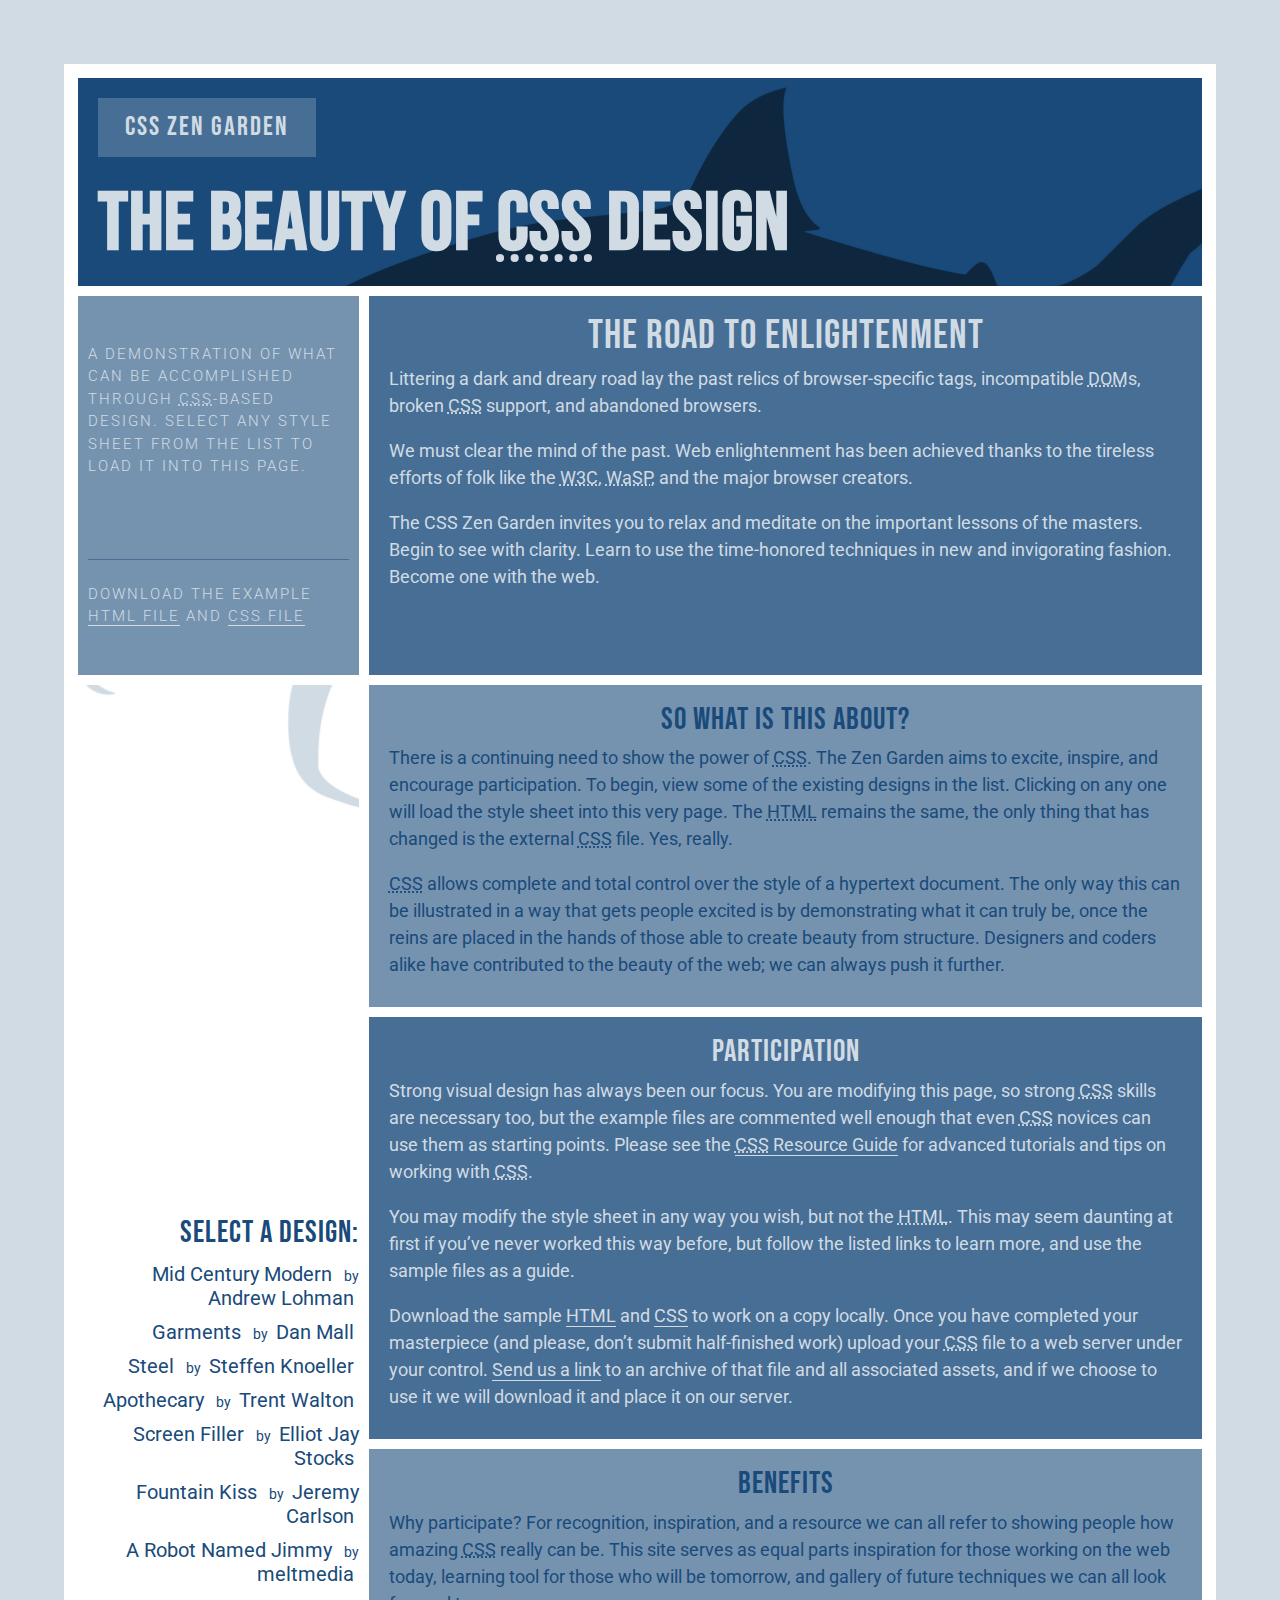
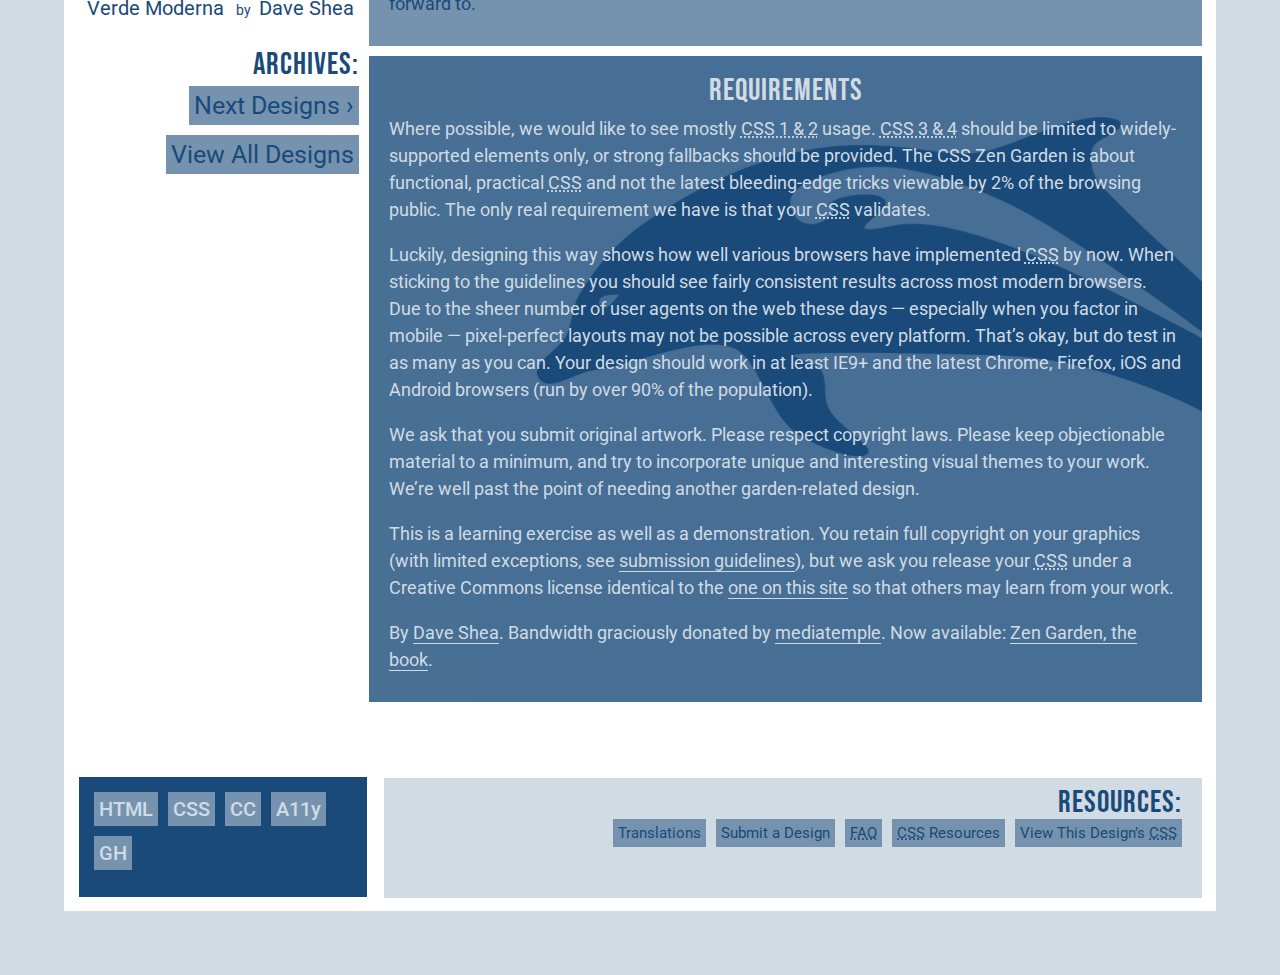
<file: index.html>
<!DOCTYPE html>
<html lang="en">
  <head>
    <meta charset="UTF-8" />
    <meta name="viewport" content="width=device-width, initial-scale=1.0" />
    <title>Zen style guide</title>
    <link rel="stylesheet" href="styles/style.css" />
  </head>
  <body>
    <div class="page-wrapper">
      <section class="intro" id="zen-intro">
        <header role="banner">
          <h1>CSS Zen Garden</h1>
          <h2>
            The Beauty of <abbr title="Cascading Style Sheets">CSS</abbr> Design
          </h2>
        </header>

        <div class="summary" id="zen-summary" role="article">
          <p>
            A demonstration of what can be accomplished through
            <abbr title="Cascading Style Sheets">CSS</abbr>-based design. Select
            any style sheet from the list to load it into this page.
          </p>
          <p>
            Download the example
            <a
              href="/examples/index"
              title="This page's source HTML code, not to be modified."
              >html file</a
            >
            and
            <a
              href="/examples/style.css"
              title="This page's sample CSS, the file you may modify."
              >css file</a
            >
          </p>
        </div>

        <div class="preamble" id="zen-preamble" role="article">
          <h3>The Road to Enlightenment</h3>
          <p>
            Littering a dark and dreary road lay the past relics of
            browser-specific tags, incompatible
            <abbr title="Document Object Model">DOM</abbr>s, broken
            <abbr title="Cascading Style Sheets">CSS</abbr> support, and
            abandoned browsers.
          </p>
          <p>
            We must clear the mind of the past. Web enlightenment has been
            achieved thanks to the tireless efforts of folk like the
            <abbr title="World Wide Web Consortium">W3C</abbr>,
            <abbr title="Web Standards Project">WaSP</abbr>, and the major
            browser creators.
          </p>
          <p>
            The CSS Zen Garden invites you to relax and meditate on the
            important lessons of the masters. Begin to see with clarity. Learn
            to use the time-honored techniques in new and invigorating fashion.
            Become one with the web.
          </p>
        </div>
      </section>

      <div class="main supporting" id="zen-supporting" role="main">
        <div class="explanation" id="zen-explanation" role="article">
          <h3>So What is This About?</h3>
          <p>
            There is a continuing need to show the power of
            <abbr title="Cascading Style Sheets">CSS</abbr>. The Zen Garden aims
            to excite, inspire, and encourage participation. To begin, view some
            of the existing designs in the list. Clicking on any one will load
            the style sheet into this very page. The
            <abbr title="HyperText Markup Language">HTML</abbr> remains the
            same, the only thing that has changed is the external
            <abbr title="Cascading Style Sheets">CSS</abbr> file. Yes, really.
          </p>
          <p>
            <abbr title="Cascading Style Sheets">CSS</abbr> allows complete and
            total control over the style of a hypertext document. The only way
            this can be illustrated in a way that gets people excited is by
            demonstrating what it can truly be, once the reins are placed in the
            hands of those able to create beauty from structure. Designers and
            coders alike have contributed to the beauty of the web; we can
            always push it further.
          </p>
        </div>

        <div class="participation" id="zen-participation" role="article">
          <h3>Participation</h3>
          <p>
            Strong visual design has always been our focus. You are modifying
            this page, so strong
            <abbr title="Cascading Style Sheets">CSS</abbr> skills are necessary
            too, but the example files are commented well enough that even
            <abbr title="Cascading Style Sheets">CSS</abbr> novices can use them
            as starting points. Please see the
            <a
              href="http://www.mezzoblue.com/zengarden/resources/"
              title="A listing of CSS-related resources"
              ><abbr title="Cascading Style Sheets">CSS</abbr> Resource Guide</a
            >
            for advanced tutorials and tips on working with
            <abbr title="Cascading Style Sheets">CSS</abbr>.
          </p>
          <p>
            You may modify the style sheet in any way you wish, but not the
            <abbr title="HyperText Markup Language">HTML</abbr>. This may seem
            daunting at first if you&#8217;ve never worked this way before, but
            follow the listed links to learn more, and use the sample files as a
            guide.
          </p>
          <p>
            Download the sample
            <a
              href="/examples/index"
              title="This page's source HTML code, not to be modified."
              >HTML</a
            >
            and
            <a
              href="/examples/style.css"
              title="This page's sample CSS, the file you may modify."
              >CSS</a
            >
            to work on a copy locally. Once you have completed your masterpiece
            (and please, don&#8217;t submit half-finished work) upload your
            <abbr title="Cascading Style Sheets">CSS</abbr> file to a web server
            under your control.
            <a
              href="http://www.mezzoblue.com/zengarden/submit/"
              title="Use the contact form to send us your CSS file"
              >Send us a link</a
            >
            to an archive of that file and all associated assets, and if we
            choose to use it we will download it and place it on our server.
          </p>
        </div>

        <div class="benefits" id="zen-benefits" role="article">
          <h3>Benefits</h3>
          <p>
            Why participate? For recognition, inspiration, and a resource we can
            all refer to showing people how amazing
            <abbr title="Cascading Style Sheets">CSS</abbr> really can be. This
            site serves as equal parts inspiration for those working on the web
            today, learning tool for those who will be tomorrow, and gallery of
            future techniques we can all look forward to.
          </p>
        </div>

        <div class="requirements" id="zen-requirements" role="article">
          <h3>Requirements</h3>
          <p>
            Where possible, we would like to see mostly
            <abbr title="Cascading Style Sheets, levels 1 and 2"
              >CSS 1 &amp; 2</abbr
            >
            usage.
            <abbr title="Cascading Style Sheets, levels 3 and 4"
              >CSS 3 &amp; 4</abbr
            >
            should be limited to widely-supported elements only, or strong
            fallbacks should be provided. The CSS Zen Garden is about
            functional, practical
            <abbr title="Cascading Style Sheets">CSS</abbr> and not the latest
            bleeding-edge tricks viewable by 2% of the browsing public. The only
            real requirement we have is that your
            <abbr title="Cascading Style Sheets">CSS</abbr> validates.
          </p>
          <p>
            Luckily, designing this way shows how well various browsers have
            implemented <abbr title="Cascading Style Sheets">CSS</abbr> by now.
            When sticking to the guidelines you should see fairly consistent
            results across most modern browsers. Due to the sheer number of user
            agents on the web these days &#8212; especially when you factor in
            mobile &#8212; pixel-perfect layouts may not be possible across
            every platform. That&#8217;s okay, but do test in as many as you
            can. Your design should work in at least IE9+ and the latest Chrome,
            Firefox, iOS and Android browsers (run by over 90% of the
            population).
          </p>
          <p>
            We ask that you submit original artwork. Please respect copyright
            laws. Please keep objectionable material to a minimum, and try to
            incorporate unique and interesting visual themes to your work.
            We&#8217;re well past the point of needing another garden-related
            design.
          </p>
          <p>
            This is a learning exercise as well as a demonstration. You retain
            full copyright on your graphics (with limited exceptions, see
            <a href="http://www.mezzoblue.com/zengarden/submit/guidelines/"
              >submission guidelines</a
            >), but we ask you release your
            <abbr title="Cascading Style Sheets">CSS</abbr> under a Creative
            Commons license identical to the
            <a
              href="http://creativecommons.org/licenses/by-nc-sa/3.0/"
              title="View the Zen Garden's license information."
              >one on this site</a
            >
            so that others may learn from your work.
          </p>
          <p role="contentinfo">
            By <a href="http://www.mezzoblue.com/">Dave Shea</a>. Bandwidth
            graciously donated by
            <a href="http://www.mediatemple.net/">mediatemple</a>. Now
            available:
            <a
              href="http://www.amazon.com/exec/obidos/ASIN/0321303474/mezzoblue-20/"
              >Zen Garden, the book</a
            >.
          </p>
        </div>

        <footer>
          <a
            href="http://validator.w3.org/check/referer"
            title="Check the validity of this site&#8217;s HTML"
            class="zen-validate-html"
            >HTML</a
          >
          <a
            href="http://jigsaw.w3.org/css-validator/check/referer"
            title="Check the validity of this site&#8217;s CSS"
            class="zen-validate-css"
            >CSS</a
          >
          <a
            href="http://creativecommons.org/licenses/by-nc-sa/3.0/"
            title="View the Creative Commons license of this site: Attribution-NonCommercial-ShareAlike."
            class="zen-license"
            >CC</a
          >
          <a
            href="http://mezzoblue.com/zengarden/faq/#aaa"
            title="Read about the accessibility of this site"
            class="zen-accessibility"
            >A11y</a
          >
          <a
            href="https://github.com/mezzoblue/csszengarden.com"
            title="Fork this site on Github"
            class="zen-github"
            >GH</a
          >
        </footer>
      </div>

      <aside class="sidebar" role="complementary">
        <div class="wrapper">
          <div class="design-selection" id="design-selection">
            <h3 class="select">Select a Design:</h3>
            <nav role="navigation">
              <ul>
                <li>
                  <a href="/221/" class="design-name">Mid Century Modern</a> by
                  <a href="http://andrewlohman.com/" class="designer-name"
                    >Andrew Lohman</a
                  >
                </li>
                <li>
                  <a href="/220/" class="design-name">Garments</a> by
                  <a href="http://danielmall.com/" class="designer-name"
                    >Dan Mall</a
                  >
                </li>
                <li>
                  <a href="/219/" class="design-name">Steel</a> by
                  <a href="http://steffen-knoeller.de" class="designer-name"
                    >Steffen Knoeller</a
                  >
                </li>
                <li>
                  <a href="/218/" class="design-name">Apothecary</a> by
                  <a href="http://trentwalton.com" class="designer-name"
                    >Trent Walton</a
                  >
                </li>
                <li>
                  <a href="/217/" class="design-name">Screen Filler</a> by
                  <a href="http://elliotjaystocks.com/" class="designer-name"
                    >Elliot Jay Stocks</a
                  >
                </li>
                <li>
                  <a href="/216/" class="design-name">Fountain Kiss</a> by
                  <a href="http://jeremycarlson.com" class="designer-name"
                    >Jeremy Carlson</a
                  >
                </li>
                <li>
                  <a href="/215/" class="design-name">A Robot Named Jimmy</a> by
                  <a href="http://meltmedia.com/" class="designer-name"
                    >meltmedia</a
                  >
                </li>
                <li>
                  <a href="/214/" class="design-name">Verde Moderna</a> by
                  <a href="http://www.mezzoblue.com/" class="designer-name"
                    >Dave Shea</a
                  >
                </li>
              </ul>
            </nav>
          </div>

          <div class="design-archives" id="design-archives">
            <h3 class="archives">Archives:</h3>
            <nav role="navigation">
              <ul>
                <li class="next">
                  <a href="/214/page1">
                    Next Designs <span class="indicator">&rsaquo;</span>
                  </a>
                </li>
                <li class="viewall">
                  <a
                    href="http://www.mezzoblue.com/zengarden/alldesigns/"
                    title="View every submission to the Zen Garden."
                  >
                    View All Designs
                  </a>
                </li>
              </ul>
            </nav>
          </div>

          <div class="zen-resources" id="zen-resources">
            <h3 class="resources">Resources:</h3>
            <ul>
              <li class="view-css">
                <a
                  href="style.css"
                  title="View the source CSS file of the currently-viewed design."
                >
                  View This Design&#8217;s
                  <abbr title="Cascading Style Sheets">CSS</abbr>
                </a>
              </li>
              <li class="css-resources">
                <a
                  href="http://www.mezzoblue.com/zengarden/resources/"
                  title="Links to great sites with information on using CSS."
                >
                  <abbr title="Cascading Style Sheets">CSS</abbr> Resources
                </a>
              </li>
              <li class="zen-faq">
                <a
                  href="http://www.mezzoblue.com/zengarden/faq/"
                  title="A list of Frequently Asked Questions about the Zen Garden."
                >
                  <abbr title="Frequently Asked Questions">FAQ</abbr>
                </a>
              </li>
              <li class="zen-submit">
                <a
                  href="http://www.mezzoblue.com/zengarden/submit/"
                  title="Send in your own CSS file."
                >
                  Submit a Design
                </a>
              </li>
              <li class="zen-translations">
                <a
                  href="http://www.mezzoblue.com/zengarden/translations/"
                  title="View translated versions of this page."
                >
                  Translations
                </a>
              </li>
            </ul>
          </div>
        </div>
      </aside>
    </div>
  </body>
</html>
</file>
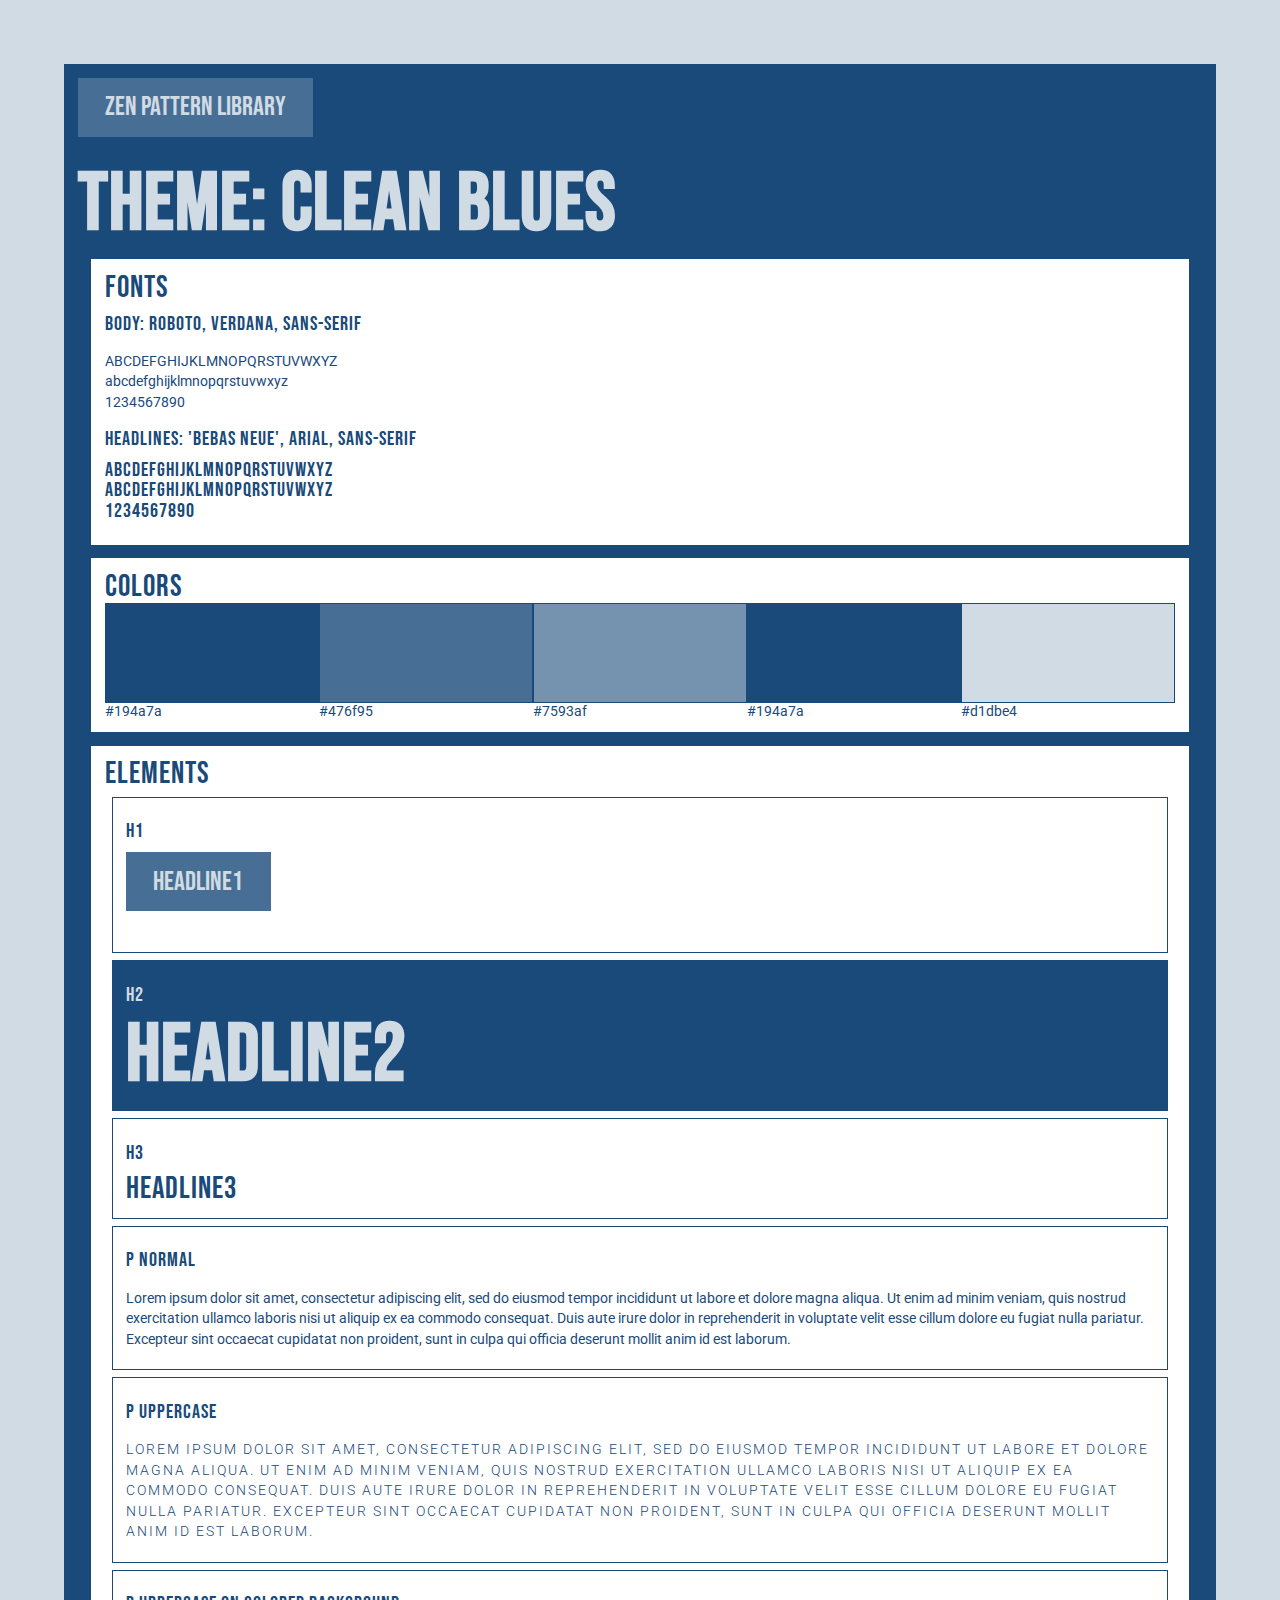
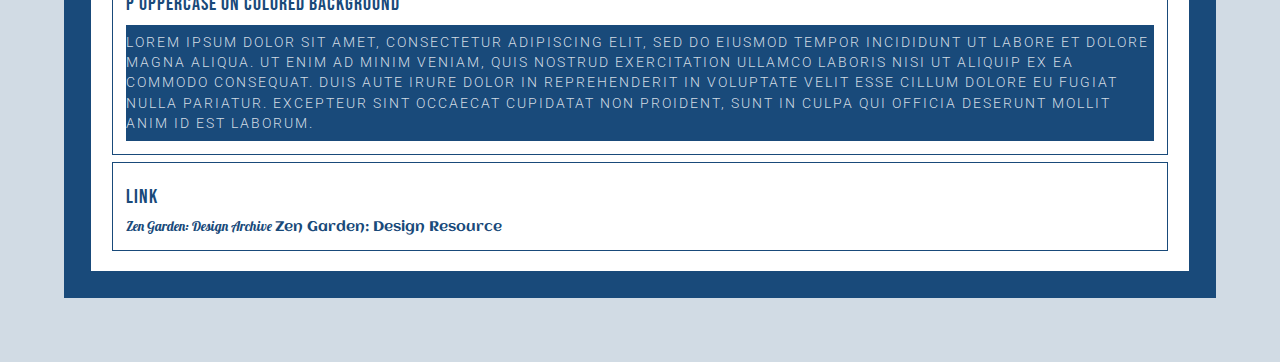
<file: pattern.html>
<!DOCTYPE html>
<html lang="en">
  <head>
    <meta charset="UTF-8" />
    <meta name="viewport" content="width=device-width, initial-scale=1.0" />
    <title>Zen Pattern Library</title>
    <link rel="stylesheet" href="styles/style-pattern.css" />
  </head>
  <body>
    <header>
      <h1>
        Zen Pattern Library
      </h1>
    </header>
    <main>
      <h2>Theme: Clean Blues</h2>

      <section>
        <h3>Fonts</h3>
        <h4>Body: Roboto, Verdana, Sans-Serif</h4>
        <p>
          ABCDEFGHIJKLMNOPQRSTUVWXYZ<br />
          abcdefghijklmnopqrstuvwxyz<br />
          1234567890
        </p>
        <h4>Headlines: 'Bebas Neue', Arial, Sans-Serif</h4>
        <h4>
          ABCDEFGHIJKLMNOPQRSTUVWXYZ<br />
          abcdefghijklmnopqrstuvwxyz<br />
          1234567890
        </h4>
      </section>

      <section class="colors">
        <h3>Colors</h3>
        <figure>
          <div class="swatch primary"></div>
          <figcaption>#194a7a</figcaption>
        </figure>
        <figure>
          <div class="swatch accent1"></div>
          <figcaption>#476f95</figcaption>
        </figure>
        <figure>
          <div class="swatch accent2"></div>
          <figcaption>#7593af</figcaption>
        </figure>
        <figure>
          <div class="swatch text-display-dark"></div>
          <figcaption>#194a7a</figcaption>
        </figure>
        <figure>
          <div class="swatch text-display-light"></div>
          <figcaption>#d1dbe4</figcaption>
        </figure>
      </section>

      <section class="elements">
        <h3>Elements</h3>
        <div class="element">
          <h4>H1</h4>
          <h1>Headline1</h1>
        </div>
        <div class="element primary">
          <h4 class="text-light">H2</h4>
          <h2>Headline2</h2>
        </div>
        <div class="element">
          <h4>H3</h4>
          <h3>Headline3</h3>
        </div>
        <div class="element">
          <h4>P normal</h4>
          <p>
            Lorem ipsum dolor sit amet, consectetur adipiscing elit, sed do
            eiusmod tempor incididunt ut labore et dolore magna aliqua. Ut enim
            ad minim veniam, quis nostrud exercitation ullamco laboris nisi ut
            aliquip ex ea commodo consequat. Duis aute irure dolor in
            reprehenderit in voluptate velit esse cillum dolore eu fugiat nulla
            pariatur. Excepteur sint occaecat cupidatat non proident, sunt in
            culpa qui officia deserunt mollit anim id est laborum.
          </p>
        </div>
        <div class="element">
          <h4>P Uppercase</h4>
          <p class="uppercase">
            Lorem ipsum dolor sit amet, consectetur adipiscing elit, sed do
            eiusmod tempor incididunt ut labore et dolore magna aliqua. Ut enim
            ad minim veniam, quis nostrud exercitation ullamco laboris nisi ut
            aliquip ex ea commodo consequat. Duis aute irure dolor in
            reprehenderit in voluptate velit esse cillum dolore eu fugiat nulla
            pariatur. Excepteur sint occaecat cupidatat non proident, sunt in
            culpa qui officia deserunt mollit anim id est laborum.
          </p>
        </div>
        <div class="element">
          <h4>P Uppercase on colored background</h4>
          <p class="uppercase-light primary">
            Lorem ipsum dolor sit amet, consectetur adipiscing elit, sed do
            eiusmod tempor incididunt ut labore et dolore magna aliqua. Ut enim
            ad minim veniam, quis nostrud exercitation ullamco laboris nisi ut
            aliquip ex ea commodo consequat. Duis aute irure dolor in
            reprehenderit in voluptate velit esse cillum dolore eu fugiat nulla
            pariatur. Excepteur sint occaecat cupidatat non proident, sunt in
            culpa qui officia deserunt mollit anim id est laborum.
          </p>
        </div>
        <div class="element">
          <h4>Link</h4>
          <a
          class="link-archive"
            href="http://csszengarden.com/217/"
            rel="noreferrer"
            target="_blank"
            >Zen Garden: Design Archive</a
          >
          <a
          class="link-resource"
          href="http://csszengarden.com/217/"
          rel="noreferrer"
          target="_blank"
          >Zen Garden: Design Resource</a
        >
        </div>
      </section>
    </main>
  </body>
</html>
</file>
<file: styles/style.css>
@import url("https://fonts.googleapis.com/css2?family=Aclonica&family=Bebas+Neue&family=Lobster&family=Roboto:wght@300;400&display=swap");
/* MIXINS */
/* FONTS */
/* COLORS */
/* IMAGES */
h1,
h2,
h3,
h4 {
  font-family: "Bebas Neue", arial, sans-serif;
  margin: 0;
  padding: 0;
}

h1 {
  background: #476f95;
  color: #d1dbe4;
  display: inline-block;
  font-weight: normal;
  margin-bottom: 1em;
  padding: 0.5em 1em;
}

h2 {
  color: #d1dbe4;
  font-weight: 900; /* Heavy */
  font-size: 6em;
  letter-spacing: 1px;
  line-height: 1em;
}

h3 {
  font-size: 2.25em;
  font-weight: 200; /* Thin */
  letter-spacing: 1px;
  line-height: 1em;
  padding: 0;
}

h4 {
  font-size: 1.5em;
  font-weight: 200; /* Thin */
  letter-spacing: 1px;
  line-height: 1em;
  margin: 0.5em 0;
}

p {
  font-family: Roboto, verdana, sans-serif;
  font-size: 1em;
  line-height: 1.5em;
  padding: 0.5em 0;
  margin: 0;
}

a {
  color: #194a7a;
  text-decoration: none;
  transition: border-color 0.2s ease-in-out;
}

[role=banner] > h1 {
  font-weight: 300;
  letter-spacing: 2px;
  text-transform: uppercase;
  color: #d1dbe4;
}

.summary {
  font-weight: 300;
  letter-spacing: 2px;
  text-transform: uppercase;
  color: #d1dbe4;
  padding: 15% 0;
}
.summary p:last-child {
  border-top: 1px solid #476f95;
  margin-top: 1em;
  padding-top: 1.5em;
}
.summary a {
  color: #d1dbe4;
}

.preamble {
  background: rgba(255, 255, 255, 0.9);
  color: #194a7a;
  margin-left: -30%;
  padding: 5% 5% 5% 30%;
}

.intro {
  padding: 5%;
}

/* MAIN SITE */
* {
  box-sizing: border-box;
}

html {
  background-color: #d1dbe4;
  padding: 5%;
}

body {
  font-family: Roboto, verdana, sans-serif;
  font-size: 85%;
  color: #194a7a;
  background-color: white;
  margin: 0;
  padding: 1em;
  position: relative;
  padding-bottom: 45px;
  min-width: 500px;
}

@media (min-width: 90em) {
  .page-wrapper {
    display: grid;
    grid-template-columns: 25% 1fr;
    grid-template-rows: 25% 1fr 80px;
    grid-gap: 10px;
  }
}
@media ((min-width: 60em) and (max-width: 90em)) {
  .page-wrapper {
    display: grid;
    grid-template-columns: 25% 1fr;
    grid-template-rows: 25% 1fr 200px;
    grid-gap: 10px;
  }
}
@media (max-width: 60em) {
  .page-wrapper {
    display: flex;
    flex-direction: column;
    row-gap: 10px;
    padding-bottom: 150px;
  }
}

/* ZEN INTRO */
#zen-intro {
  padding: 0;
  margin: 0;
}
@media (min-width: 90em) {
  #zen-intro {
    grid-column: 1/-1;
    grid-row: 1/2;
    display: grid;
    grid-template-columns: 25% 1fr;
    grid-template-rows: 0.5fr 1fr;
    grid-gap: 10px;
    height: 100%;
  }
}
@media ((min-width: 60em) and (max-width: 90em)) {
  #zen-intro {
    grid-column: 1/-1;
    grid-row: 1/2;
    display: grid;
    grid-template-columns: 25% 1fr;
    grid-template-rows: 0.5fr 1fr;
    grid-gap: 10px;
    height: 100%;
  }
}
@media (max-width: 60em) {
  #zen-intro {
    display: flex;
    flex-direction: column;
    row-gap: 10px;
  }
}

header {
  background-image: url([data-uri]);
  background-position: top;
  padding: 20px;
}
@media (min-width: 90em) {
  header {
    text-align: left;
    grid-column: 1/-1;
    grid-row: 1/2;
  }
}
@media ((min-width: 60em) and (max-width: 90em)) {
  header {
    text-align: left;
    grid-column: 1/-1;
    grid-row: 1/2;
  }
}
@media (max-width: 60em) {
  header {
    text-align: center;
  }
}

/* ZEN SUMMARY */
#zen-summary {
  background-color: #7593af;
}
@media (min-width: 90em) {
  #zen-summary {
    font-size: 18px;
    padding: 10px;
    grid-column: 1/2;
    grid-row: 2/4;
    display: grid;
    justify-content: center;
  }
}
@media ((min-width: 60em) and (max-width: 90em)) {
  #zen-summary {
    font-size: 15px;
    padding: 10px;
    grid-column: 1/2;
    grid-row: 2/4;
    display: grid;
    align-items: center;
  }
}
@media (max-width: 60em) {
  #zen-summary {
    padding: 20px;
    font-size: 15px;
  }
}

#zen-summary > p > a {
  border-bottom: 1px solid #d1dbe4;
}

/* ZEN PREAMBLE */
#zen-preamble {
  margin: 0;
  padding: 20px;
  background-color: #476f95;
  color: #d1dbe4;
}
@media (min-width: 90em) {
  #zen-preamble {
    font-size: 18px;
    grid-column: 2/3;
    grid-row: 2/4;
  }
}
@media ((min-width: 60em) and (max-width: 90em)) {
  #zen-preamble {
    font-size: 18px;
    grid-column: 2/3;
    grid-row: 2/4;
  }
}
@media (max-width: 60em) {
  #zen-preamble {
    font-size: 18px;
  }
}

#zen-preamble > h3 {
  padding: 0;
  text-align: center;
}

/* ZEN SUPPORTING*/
#zen-supporting {
  display: flex;
  flex-direction: column;
  justify-content: space-between;
}
@media (min-width: 90em) {
  #zen-supporting {
    grid-column: 2/-1;
    grid-gap: 10px;
    margin-bottom: 10px;
  }
}
@media ((min-width: 60em) and (max-width: 90em)) {
  #zen-supporting {
    grid-column: 2/-1;
    grid-gap: 10px;
    margin-bottom: 10px;
  }
}
@media (max-width: 60em) {
  #zen-supporting {
    row-gap: 10px;
  }
}

#zen-supporting > div {
  color: #d1dbe4;
  background-color: #476f95;
  padding: 20px;
}

#zen-supporting > div > h3 {
  text-align: center;
}

#zen-supporting > div:nth-child(odd) {
  background-color: #7593af;
  color: #194a7a;
}

#zen-supporting > div > p {
  font-size: 18px;
}

#zen-supporting > div > p > a {
  color: #d1dbe4;
  border-bottom: 1px solid #d1dbe4;
}

@media (min-width: 90em) {
  #zen-requirements {
    background-image: url([data-uri]);
    background-position: left;
    background-repeat: no-repeat;
  }
}
@media ((min-width: 60em) and (max-width: 90em)) {
  #zen-requirements {
    background-image: url([data-uri]);
    background-position: left;
    background-repeat: no-repeat;
  }
}
/* SIDEBAR */
@media (min-width: 90em) {
  .sidebar {
    grid-column: 1/2;
    grid-row: 2/3;
    background-image: url([data-uri]);
    background-position: left;
    background-repeat: no-repeat;
    background-attachment: fixed;
    display: grid;
    align-items: center;
  }
}
@media ((min-width: 60em) and (max-width: 90em)) {
  .sidebar {
    text-align: right;
    grid-column: 1/2;
    grid-row: 2/3;
    background-image: url([data-uri]);
    background-position: left;
    background-repeat: no-repeat;
    background-attachment: fixed;
    display: grid;
    align-items: center;
  }
}
@media (max-width: 60em) {
  .sidebar {
    text-align: center;
    background-image: url([data-uri]);
    background-position: center;
    background-repeat: no-repeat;
    background-attachment: fixed;
  }
}

@media (min-width: 90em) {
  .sidebar > .wrapper {
    text-align: right;
  }
}
@media (min-width: 90em) {
  .sidebar > .wrapper {
    text-align: right;
  }
}
@media (max-width: 60em) {
  .sidebar > .wrapper {
    width: 100%;
    padding: 20px;
  }
}

#design-selection > nav > ul {
  padding: 0;
}

#design-selection > nav > ul > li {
  list-style-type: none;
  margin: 10px 0;
}

#design-selection > nav > ul > li > a {
  margin: 0 5px;
}

#design-archives {
  margin-top: 30px;
}

@media (min-width: 90em) {
  #design-archives > nav ul {
    padding: 0;
  }
}
@media ((min-width: 60em) and (max-width: 90em)) {
  #design-archives > nav ul {
    margin: 0;
    padding: 0;
  }
  #design-archives > nav .next, #design-archives > nav .viewall {
    float: right;
    margin: 0;
  }
}
@media (max-width: 60em) {
  #design-archives > nav {
    display: flex;
    padding: 0;
    justify-content: center;
  }
  #design-archives > nav .next {
    float: right;
  }
  #design-archives > nav .viewall {
    float: left;
  }
  #design-archives > nav ul {
    margin: 0;
    padding: 0;
  }
}

#design-archives > nav > ul > li {
  list-style-type: none;
}
@media (min-width: 90em) {
  #design-archives > nav > ul > li {
    padding: 10px 10px 10px 10px;
    margin: 10px 0 10px 10px;
  }
}
@media ((min-width: 60em) and (max-width: 90em)) {
  #design-archives > nav > ul > li {
    float: left;
    padding: 10px 0 10px 0px;
    margin: 10px 0 10px 0px;
  }
  #design-archives > nav > ul > li a {
    font-size: 25px;
  }
}
@media (max-width: 60em) {
  #design-archives > nav > ul > li {
    padding: 10px;
    margin: 0px;
  }
  #design-archives > nav > ul > li ul {
    margin: 0;
  }
  #design-archives > nav > ul > li a {
    font-size: 22px;
  }
}

/* FOOTER */
footer {
  padding: 10px;
  margin: 10px;
  background-color: #194a7a;
}
@media (min-width: 90em) {
  footer {
    width: 23%;
    height: 80px;
    grid-column: 1/4;
    grid-row: 3/4;
    display: flex;
    justify-content: center;
    align-items: center;
    position: absolute;
    bottom: 4px;
    left: 5px;
  }
}
@media ((min-width: 60em) and (max-width: 90em)) {
  footer {
    width: 25%;
    height: 120px;
    grid-column: 1/4;
    grid-row: 3/4;
    position: absolute;
    bottom: 4px;
    left: 5px;
  }
}
@media (max-width: 60em) {
  footer {
    display: flex;
    justify-content: space-around;
    margin: 0;
    position: absolute;
    bottom: 100px;
    left: 0;
    width: 100%;
    height: 80px;
  }
  footer a {
    margin-left: auto;
    margin-right: auto;
  }
}

footer > a {
  display: flex;
  align-items: center;
  float: left;
  padding: 5px;
  margin: 5px;
}
@media (min-width: 90em) {
  footer > a {
    font-size: 20px;
  }
}
@media ((min-width: 60em) and (max-width: 90em)) {
  footer > a {
    font-size: 20px;
  }
}
@media (max-width: 60em) {
  footer > a {
    padding-top: 10px;
    font-size: 25px;
  }
}

/* ZEN RESOURCES */
#zen-resources {
  padding: 10px;
  margin: 0;
  background-color: #d1dbe4;
}
@media (min-width: 90em) {
  #zen-resources {
    height: 80px;
    width: 73%;
    position: absolute;
    bottom: 13px;
    right: 14px;
  }
  #zen-resources h3 {
    text-align: right;
    padding-right: 10px;
  }
  #zen-resources ul {
    padding: 0;
    margin: 0;
  }
  #zen-resources ul > li > a {
    padding: 5px;
    margin: 0 10px 15px 0;
    font-size: 15px;
  }
}
@media ((min-width: 60em) and (max-width: 90em)) {
  #zen-resources {
    height: 120px;
    width: 71%;
    padding-left: 150px;
    position: absolute;
    bottom: 13px;
    right: 14px;
  }
  #zen-resources h3 {
    text-align: right;
    padding-right: 10px;
  }
  #zen-resources ul {
    padding: 0;
    margin: 0;
  }
  #zen-resources ul > li > a {
    padding: 5px;
    margin: 0 10px 15px 0;
    font-size: 15px;
  }
}
@media (max-width: 60em) {
  #zen-resources {
    height: 100px;
    width: 100%;
    position: absolute;
    bottom: 0px;
    right: 0px;
  }
  #zen-resources ul {
    padding: 0;
    margin-top: 10px;
    display: flex;
    justify-content: space-around;
    align-content: center;
  }
  #zen-resources ul > li > a {
    padding: 5px;
    margin: 5px;
    font-size: 20px;
  }
  #zen-resources h3 {
    text-align: center;
  }
}

#zen-resources > ul > li {
  list-style-type: none;
}

#zen-resources > ul > li > a {
  background-color: #7593af;
  color: #194a7a;
  transition: background-color 0.3s ease-in-out;
  float: right;
}

#zen-resources > ul > li > a:hover {
  font-size: 15px;
  background-color: #194a7a;
  color: #7593af;
}

/* LINK ANIMATIONS */
.design-name {
  font-size: 20px;
  box-shadow: inset 0 0 0 0 #194a7a;
  color: #194a7a;
  margin: 0 -0.25rem;
  padding: 0 0.25rem;
  transition: color 0.3s ease-in-out, box-shadow 0.3s ease-in-out;
}

.design-name:hover {
  box-shadow: inset 300px 0 0 0 #194a7a;
  color: white;
}

.designer-name {
  font-size: 20px;
  position: relative;
  padding-bottom: 0.1em;
}

.designer-name::before {
  content: "";
  position: absolute;
  width: 100%;
  height: 4px;
  border-radius: 3px;
  background-color: #194a7a;
  bottom: 0;
  left: 0;
  transform-origin: right;
  transform: scaleX(0);
  transition: transform 0.3s ease-in-out;
}

.designer-name:hover::before {
  transform-origin: left;
  transform: scaleX(1);
}

.next > a, .viewall > a {
  font-size: 30px;
  background-color: #7593af;
  color: #194a7a;
  transition: background-color 0.3s ease-in-out;
  padding: 5px;
}

footer > a {
  background-color: #7593af;
  color: #194a7a;
  transition: background-color 0.3s ease-in-out;
  padding: 5px;
}

.next > a:hover, .viewall > a:hover, footer > a:hover {
  font-size: 30px;
  background-color: #194a7a;
  color: #7593af;
}

footer > a:hover {
  font-size: 30px;
  background-color: #194a7a;
  color: #7593af;
}

/* Footer Transition */
footer > a {
  padding: 5px;
  color: #d1dbe4;
  font-weight: 500;
  position: relative;
  transition: color 0.3s 0.15s ease-in;
}

footer a::after {
  position: absolute;
  background-color: #d1dbe4;
  width: 0;
  transition: width 0.3s ease-in;
}

footer a:hover {
  color: #7593af;
}

h2 {
  animation: change-size 5s;
}

@keyframes change-size {
  0% {
    font-size: 50px;
  }
}/*# sourceMappingURL=style.css.map */
</file>
<file: styles/style-pattern.css>
@import url("https://fonts.googleapis.com/css2?family=Aclonica&family=Bebas+Neue&family=Lobster&family=Roboto:wght@300;400&display=swap");
/* MIXINS */
/* FONTS */
/* COLORS */
/* IMAGES */
h1,
h2,
h3,
h4 {
  font-family: "Bebas Neue", arial, sans-serif;
  margin: 0;
  padding: 0;
}

h1 {
  background: #476f95;
  color: #d1dbe4;
  display: inline-block;
  font-weight: normal;
  margin-bottom: 1em;
  padding: 0.5em 1em;
}

h2 {
  color: #d1dbe4;
  font-weight: 900; /* Heavy */
  font-size: 6em;
  letter-spacing: 1px;
  line-height: 1em;
}

h3 {
  font-size: 2.25em;
  font-weight: 200; /* Thin */
  letter-spacing: 1px;
  line-height: 1em;
  padding: 0;
}

h4 {
  font-size: 1.5em;
  font-weight: 200; /* Thin */
  letter-spacing: 1px;
  line-height: 1em;
  margin: 0.5em 0;
}

p {
  font-family: Roboto, verdana, sans-serif;
  font-size: 1em;
  line-height: 1.5em;
  padding: 0.5em 0;
  margin: 0;
}

a {
  color: #194a7a;
  text-decoration: none;
  transition: border-color 0.2s ease-in-out;
}

* {
  box-sizing: border-box;
}

html {
  background-color: #d1dbe4;
  padding: 5%;
}

body {
  font-family: Roboto, verdana, sans-serif;
  font-size: 85%;
  color: #194a7a;
  background-color: #194a7a;
  margin: 0;
  padding: 1em;
}

section {
  background-color: white;
  padding: 1em;
  margin: 1em;
}

.colors {
  display: flex;
  flex-flow: row wrap;
}
.colors > h3 {
  width: 100%;
  flex: 1 0 100%;
}
.colors > figure {
  margin: 0;
  flex: 1 1 20%;
}

.swatch {
  width: 100%;
  height: 100px;
  border: 1px solid;
}

.primary {
  background-color: #194a7a;
}

.accent1 {
  background-color: #476f95;
}

.accent2 {
  background-color: #7593af;
}

.text-dark {
  color: #194a7a;
}

.text-light {
  color: #d1dbe4;
}

.text-display-dark {
  background-color: #194a7a;
}

.text-display-light {
  background-color: #d1dbe4;
}

.link-archive {
  font-family: Lobster, serif;
}

.link-resource {
  font-family: Aclonica, serif;
}

.element {
  border: 1px solid;
  margin: 0.5em;
  padding: 1em;
}

.uppercase {
  font-weight: 300;
  letter-spacing: 2px;
  text-transform: uppercase;
  color: #194a7a;
}

.uppercase-light {
  font-weight: 300;
  letter-spacing: 2px;
  text-transform: uppercase;
  color: #d1dbe4;
}/*# sourceMappingURL=style-pattern.css.map */
</file>
